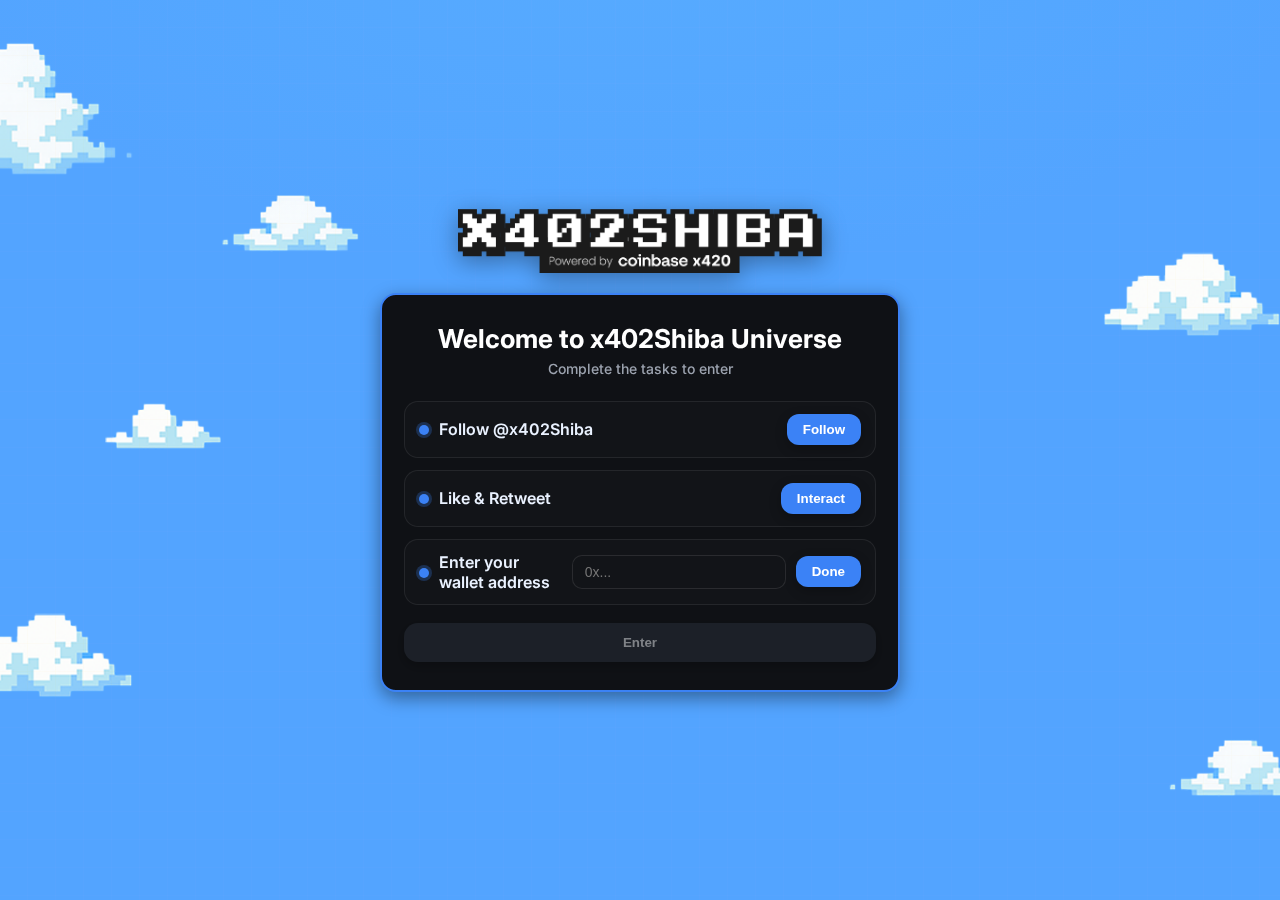
<file: index.html>
<!DOCTYPE html>
<html lang="en">
<head>
  <meta charset="UTF-8" />
  <meta name="viewport" content="width=device-width, initial-scale=1.0"/>
  <title>x402 Shiba</title>
  <link rel="stylesheet" href="style.css"/>
  <link href="https://fonts.googleapis.com/css2?family=Inter:wght@400;600;800&family=Pixelify+Sans:wght@400;700&display=swap" rel="stylesheet">
</head>
<body>
  <div class="bg-overlay"></div>

  <main class="wrap">
    <header class="brand">
      <img id="brandLogo" src="assets/title.png" alt="x402 Shiba" />
    </header>

    <section class="card">
      <h1 class="headline">Welcome to x402Shiba Universe</h1>
      <p class="subtitle">Complete the tasks to enter</p>

      <ul class="tasks">
        <li class="task">
          <div class="task-label">
            <span class="dot"></span>
            <span>Follow @x402Shiba</span>
          </div>
          <button class="btn task-btn" data-key="follow" data-link="https://twitter.com/intent/follow?screen_name=x402Shiba">Follow</button>
        </li>

        <li class="task">
          <div class="task-label">
            <span class="dot"></span>
            <span>Like &amp; Retweet</span>
          </div>
          <button class="btn task-btn" data-key="interact" data-link="https://x.com/x402Shiba/status/1983548526085714233">Interact</button>
        </li>

        <li class="task">
          <div class="task-label">
            <span class="dot"></span>
            <span>Enter your wallet address</span>
          </div>
          <div class="wallet-input">
            <input id="walletInput" type="text" placeholder="0x..." maxlength="42">
            <button id="walletBtn" class="btn wallet-btn" data-key="wallet">Done</button>
          </div>
        </li>
      </ul>

      <button id="enterBtn" class="btn enter" disabled>Enter</button>
    </section>
  </main>

  <script src="script.js"></script>
</body>
</html>
</file>
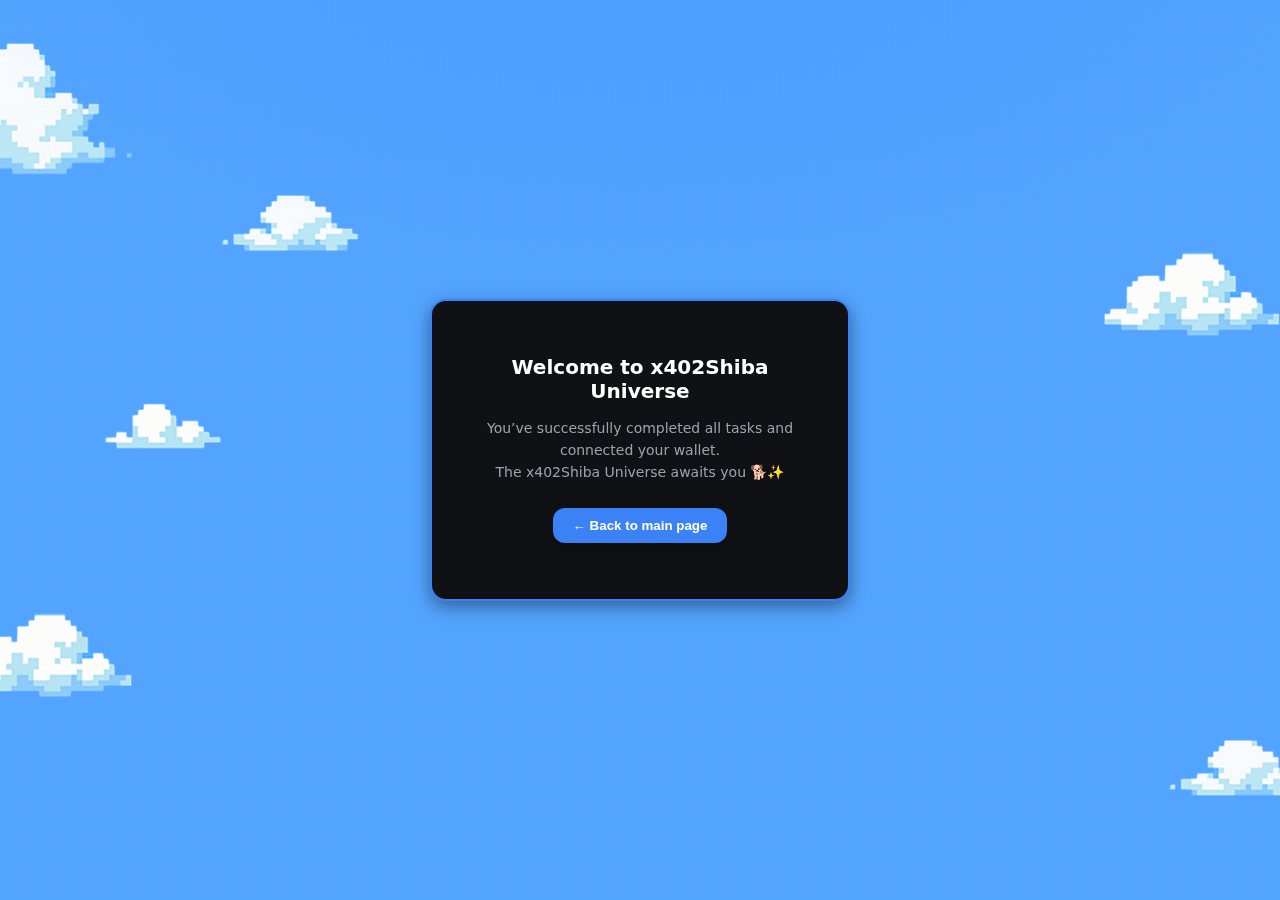
<file: welcome.html>
<!DOCTYPE html>
<html lang="en">
<head>
  <meta charset="UTF-8">
  <meta name="viewport" content="width=device-width, initial-scale=1.0">
  <title>Welcome - x402Shiba Universe</title>
  <link rel="stylesheet" href="style.css">
  <style>
    body {
      display: flex;
      justify-content: center;
      align-items: center;
      height: 100vh;
      margin: 0;
      color: #E5E7EB;
      font-family: "Inter", system-ui, sans-serif;
      background: var(--black);
      overflow: hidden;
    }

    .bg-overlay {
      position: fixed;
      inset: 0;
      background:
        radial-gradient(1200px 600px at 50% -10%, rgba(59,130,246,0.25), transparent 60%),
        var(--bg-image) center/cover no-repeat;
      z-index: -1;
    }

    .card {
      background: #0f1115;
      border: 2px solid #3B82F6;
      border-radius: 16px;
      box-shadow: 0 6px 18px rgba(0,0,0,0.4);
      width: min(92vw, 420px);
      text-align: center;
      padding: 40px 30px;
      animation: fadeIn 0.8s ease-out;
    }

    h1 {
      font-size: 20px;
      font-weight: 700;
      color: #FFFFFF;
      margin-bottom: 10px;
    }

    p {
      font-size: 14px;
      color: #9CA3AF;
      margin-bottom: 24px;
      line-height: 1.6;
    }

    .wallet {
      margin-top: 16px;
      color: #3B82F6;
      font-weight: 600;
    }

    .return {
      display: inline-block;
      background: #3B82F6;
      color: white;
      border: none;
      padding: 10px 20px;
      border-radius: 12px;
      font-weight: 600;
      cursor: pointer;
      transition: all 0.2s ease;
      box-shadow: 0 4px 12px rgba(0,0,0,0.25);
    }

    .return:hover {
      background: #2563EB;
      transform: translateY(-2px);
      box-shadow: 0 8px 18px rgba(0,0,0,0.35);
    }

    @keyframes fadeIn {
      from { opacity: 0; transform: translateY(20px); }
      to { opacity: 1; transform: translateY(0); }
    }
  </style>
</head>
<body>
  <div class="bg-overlay"></div>

  <div class="card">
    <h1>Welcome to x402Shiba Universe</h1>
    <p>You’ve successfully completed all tasks and connected your wallet.<br>
    The x402Shiba Universe awaits you 🐕✨</p>

    <button class="return" onclick="window.location.href='index.html'">← Back to main page</button>
    <div id="walletInfo" class="wallet"></div>
  </div>

  <script>
    const state = JSON.parse(localStorage.getItem('x402shiba_tasks_v1') || '{}');
    if (state.wallet) {
      const short = state.wallet.slice(0, 6) + '...' + state.wallet.slice(-4);
      document.getElementById('walletInfo').textContent = `Connected wallet: ${short}`;
    }
  </script>
</body>
</html>
</file>
<file: style.css>
:root{
  /* Palette x402 Shiba (modifiable) */
  --blue: #6EC1FF;         /* bleu bannière */
  --gold: #FFD34D;         /* doré doux */
  --gold-strong: #FFC300;  /* doré accent */
  --black: #0C0F14;        /* noir profond */
  --card: #12151C;         /* fond carte */
  --text: #EAF2FF;         /* texte clair */
  --muted: #A9B6C7;

  --success: #16a34a;      /* vert validation */
  --success-bg: rgba(22,163,74,0.12);

  /* Ombres & rayons */
  --shadow: 0 10px 30px rgba(0,0,0,0.35);
  --radius: 18px;

  /* Images (remplace ces URL par tes PNG) */
  --bg-image: url('assets/background.png'); /* fond pixel ciel/nuages */
}

/* Reset simple */
*{box-sizing:border-box}
html,body{height:100%}
body{
  margin:0;
  font-family: Inter, system-ui, Arial, sans-serif;
  color: var(--text);
  background: var(--black);
  overflow: hidden;
}

/* Fond avec ton PNG */
.bg-overlay{
  position: fixed;
  inset: 0;
  background:
    radial-gradient(1200px 600px at 50% -10%, rgba(110,193,255,0.25), transparent 60%),
    var(--bg-image) center/cover no-repeat;
  filter: saturate(1.1);
  z-index: -2;
}

/* Léger motif doré façon dApp */
.bg-overlay::after{
  content:"";
  position:absolute; inset:0;
  background-image:
    linear-gradient(transparent 95%, rgba(255,195,0,0.08) 96%),
    linear-gradient(90deg, transparent 95%, rgba(255,195,0,0.08) 96%);
  background-size: 28px 28px, 28px 28px;
  opacity:.25;
  pointer-events:none;
}

.wrap{
  height:100%;
  display:flex;
  flex-direction:column;
  align-items:center;
  justify-content:center;
  padding:24px;
  gap:20px;
}

/* Titre / logo */
.brand img{
  height: 64px;            /* ajuste quand tu mettras ton PNG */
  display:block;
  filter: drop-shadow(0 6px 12px rgba(0,0,0,.35));
}

/* Carte centrale */
.card{
  width:min(92vw, 520px);
  background: linear-gradient(180deg, rgba(18,21,28,.92), rgba(18,21,28,.9));
  border:1px solid rgba(255,211,77,.35);
  border-radius: var(--radius);
  box-shadow: var(--shadow);
  padding: 28px 22px;
  backdrop-filter: blur(4px);
}

/* Headline (PNG) */
.headline{
  margin:0 0 8px 0;
  display:flex;
  justify-content:center;
}
.headline-img{
  height: 36px;            /* remplace par ton PNG de "Welcome to x402" */
  object-fit: contain;
}
.subtitle{
  margin:0 0 18px 0;
  text-align:center;
  color: var(--muted);
  font-weight: 500;
}

/* Liste des tâches */
.tasks{
  list-style:none;
  padding:0;
  margin:0 0 18px 0;
  display:flex;
  flex-direction:column;
  gap:12px;
}
.task{
  display:flex;
  align-items:center;
  justify-content:space-between;
  gap:12px;
  padding:12px;
  background: rgba(255,255,255,0.03);
  border:1px solid rgba(255,255,255,0.06);
  border-radius: 12px;
}
.task-label{
  display:flex;
  align-items:center;
  gap:10px;
  font-weight:600;
}
.dot {
  width: 10px;
  height: 10px;
  border-radius: 50%;
  background: #3B82F6; /* bleu principal */
  box-shadow: 0 0 0 3px rgba(59,130,246,0.25);
}

/* Boutons */
.btn{
  appearance:none;
  border:2px solid var(--gold-strong);
  background: #0f131a;
  color: var(--text);
  padding:10px 16px;
  border-radius:10px;
  font-weight:700;
  cursor:pointer;
  transition: transform .06s ease, box-shadow .2s ease, background .2s ease, border-color .2s ease, color .2s ease;
  box-shadow: 0 4px 12px rgba(0,0,0,.25);
}
.btn:hover{
  transform: translateY(-1px);
  background: #141a23;
  box-shadow: 0 8px 18px rgba(0,0,0,.35);
}
.btn:active{
  transform: translateY(0);
}

/* Etat validé (vert outline) */
.btn.done{
  border-color: var(--success);
  background: var(--success-bg);
  color: #bbf7d0; /* vert pâle lisible */
  box-shadow: 0 0 0 4px rgba(22,163,74,.15), 0 8px 18px rgba(0,0,0,.35);
}

/* Next */
.next{
  width:100%;
  margin-top: 6px;
  background: linear-gradient(180deg, var(--gold), var(--gold-strong));
  color:#151515;
  border-color: var(--gold-strong);
}
.next:disabled{
  filter: grayscale(.5) brightness(.8);
  cursor:not-allowed;
  background: #2b2f37;
  color:#8e98a7;
  border-color: #3a404a;
}
.enter {
  display: block;
  margin: 10px auto 0 auto;
  width: 100%;
  background: linear-gradient(180deg, var(--gold), var(--gold-strong));
  color: #151515;
  border-color: var(--gold-strong);
  text-align: center;
}

.enter:disabled {
  filter: grayscale(.5) brightness(.8);
  cursor: not-allowed;
  background: #2b2f37;
  color: #8e98a7;
  border-color: #3a404a;
}
/* Nouveau style x402Shiba Universe (bleu) */

.card {
  background: #0f1115;
  border: 2px solid #3B82F6; /* bleu clair */
  border-radius: 16px;
  box-shadow: 0 6px 18px rgba(0,0,0,0.4);
}

.headline {
  font-size: 26px;
  font-weight: 700;
  color: #ffffff;
  text-align: center;
  margin-bottom: 6px;
}

.subtitle {
  font-size: 14px;
  color: #9CA3AF;
  text-align: center;
  margin-bottom: 24px;
}

.task {
  background: #121418;
  border: 1px solid rgba(255,255,255,0.08);
  border-radius: 14px;
  padding: 12px 14px;
}

.btn {
  background: #3B82F6;
  border: none;
  color: #fff;
  border-radius: 12px;
  padding: 8px 16px;
  transition: all 0.2s ease;
}

.btn:hover {
  background: #2563EB;
}

.btn.done {
  background: transparent;
  border: 2px solid #22C55E;
  color: #22C55E;
}

.enter {
  background: #3B82F6;
  border: none;
  color: #fff;
  width: 100%;
  margin-top: 14px;
  font-weight: 600;
  padding: 12px;
  border-radius: 14px;
}

.enter:disabled {
  background: #1E293B;
  color: #9CA3AF;
  cursor: not-allowed;
}
.wallet-input {
  display: flex;
  align-items: center;
  gap: 10px;
  width: 100%;
}

.wallet-input input {
  flex: 1;
  padding: 8px 12px;
  border: 1px solid rgba(255,255,255,0.1);
  border-radius: 10px;
  background: #121418;
  color: #fff;
  font-size: 14px;
  outline: none;
  transition: border 0.2s ease;
}

.wallet-input input:focus {
  border-color: #3B82F6;
}
/* === Responsive mobile adjustments === */
@media (max-width: 600px) {
  .card {
    width: 90%;
    padding: 22px 18px;
  }

  .headline {
    font-size: 20px;
  }

  .subtitle {
    font-size: 13px;
  }

  .task {
    flex-direction: column;
    align-items: flex-start;
    gap: 10px;
  }

  .btn {
    width: 100%;
    text-align: center;
    padding: 12px 0;
  }

  .wallet-input {
    flex-direction: column;
    align-items: stretch;
  }

  .wallet-input input {
    width: 100%;
    font-size: 13px;
    padding: 10px;
  }

  .enter {
    padding: 14px;
    font-size: 16px;
  }
}
.task-label {
  display: flex;
  align-items: center;
  gap: 10px;
  line-height: 1; /* ← empêche le texte de gonfler la ligne */
}

.task-label {
  display: flex;
  align-items: center;
  gap: 10px;
  line-height: normal; /* garde le line-height du texte */
}

.dot {
  flex-shrink: 0;
  width: 10px;
  aspect-ratio: 1 / 1; /* verrouille le cercle */
  border-radius: 50%;
  background: #3B82F6;
  box-shadow: 0 0 0 3px rgba(59,130,246,0.25);
  display: block; /* <- plus inline-block : bloque les effets du texte */
  transform: translateY(1px);
}
</file>
